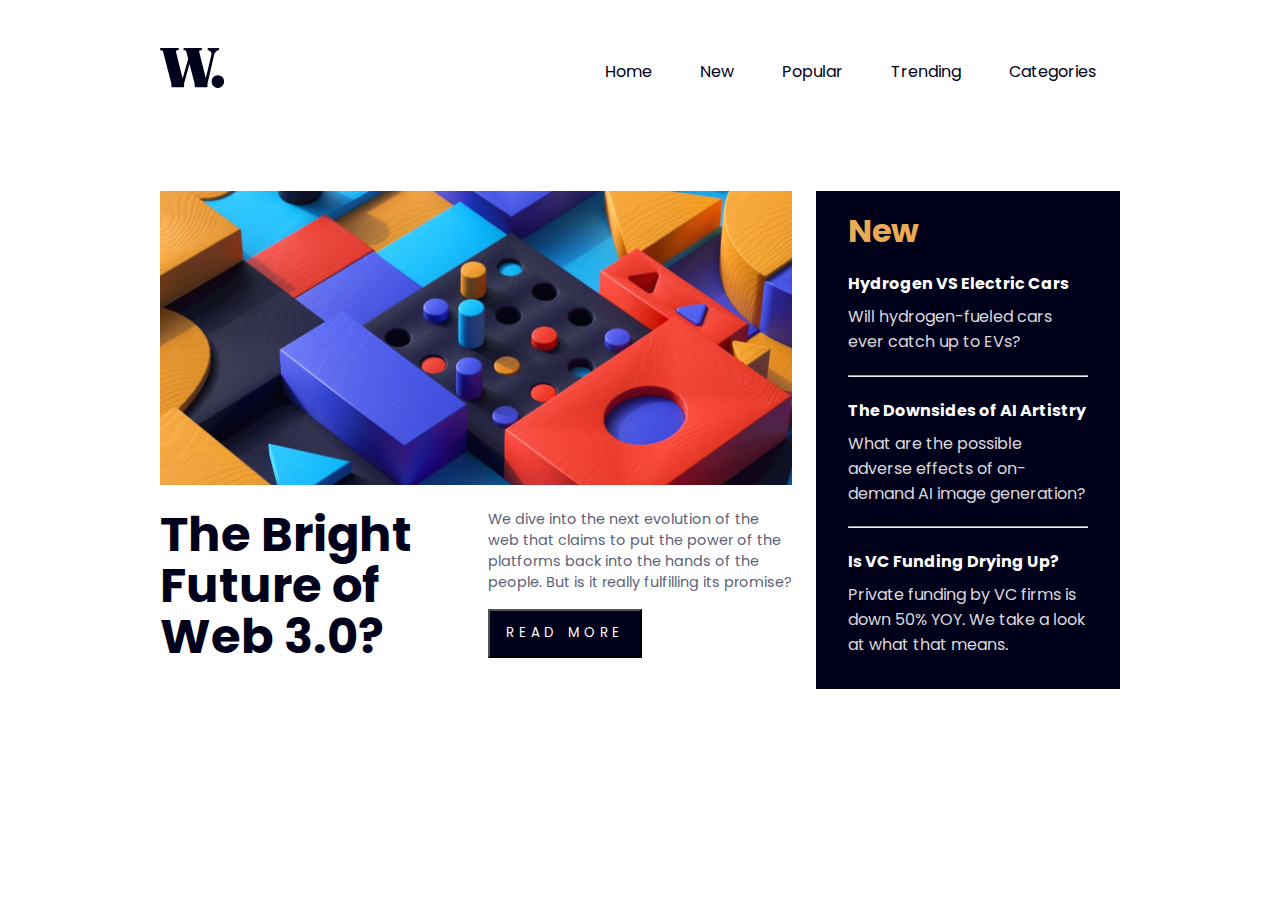
<file: index.html>
<!DOCTYPE html>
<html lang="en">
  <head>
    <meta charset="UTF-8" />
    <meta http-equiv="X-UA-Compatible" content="IE=edge" />
    <meta name="viewport" content="width=device-width, initial-scale=1.0" />
    <title>Document</title>
    <link rel="stylesheet" href="styles.css" />
  </head>
  <body>
    <nav class="navbar">
      <div class="logo"><img src="assets/images/logo.svg" alt="logo" /></div>
      <a class="toggle-button" href="#">
        <span class="bar"></span>
        <span class="bar"></span>
        <span class="bar"></span>
      </a>
      <div class="nav-links">
        <ul>
          <li><a href="#">home</a></li>
          <li><a href="#">new</a></li>
          <li><a href="#">popular</a></li>
          <li><a href="#">trending</a></li>
          <li><a href="#">categories</a></li>
        </ul>
      </div>
    </nav>

    <section class="main-content main-grid">
      <div class="image grid grid-col-span-2">
        <img src="assets/images/image-web-3-desktop.jpg" alt="abstract image" />
      </div>

      <div class="navy-blue-bg grid grid-col-span-2">
        <h3>New</h3>
        <article>
          <h4>Hydrogen VS Electric Cars</h4>
          <p>Will hydrogen-fueled cars ever catch up to EVs?</p>
        </article>
        <hr />
        <article>
          <h4>The Downsides of AI Artistry</h4>
          <p>
            What are the possible adverse effects of on-demand AI image
            generation?
          </p>
        </article>
        <hr />
        <article>
          <h4>Is VC Funding Drying Up?</h4>
          <p>
            Private funding by VC firms is down 50% YOY. We take a look at what
            that means.
          </p>
        </article>
      </div>

      <div class="web30 grid"><h2>The Bright Future of Web 3.0?</h2></div>

      <div class="button-p">
        <p>
          We dive into the next evolution of the web that claims to put the
          power of the platforms back into the hands of the people. But is it
          really fulfilling its promise?
        </p>
        <button>Read More</button>
      </div>
    </section>

    <script src="code.js"></script>
  </body>
</html>
</file>
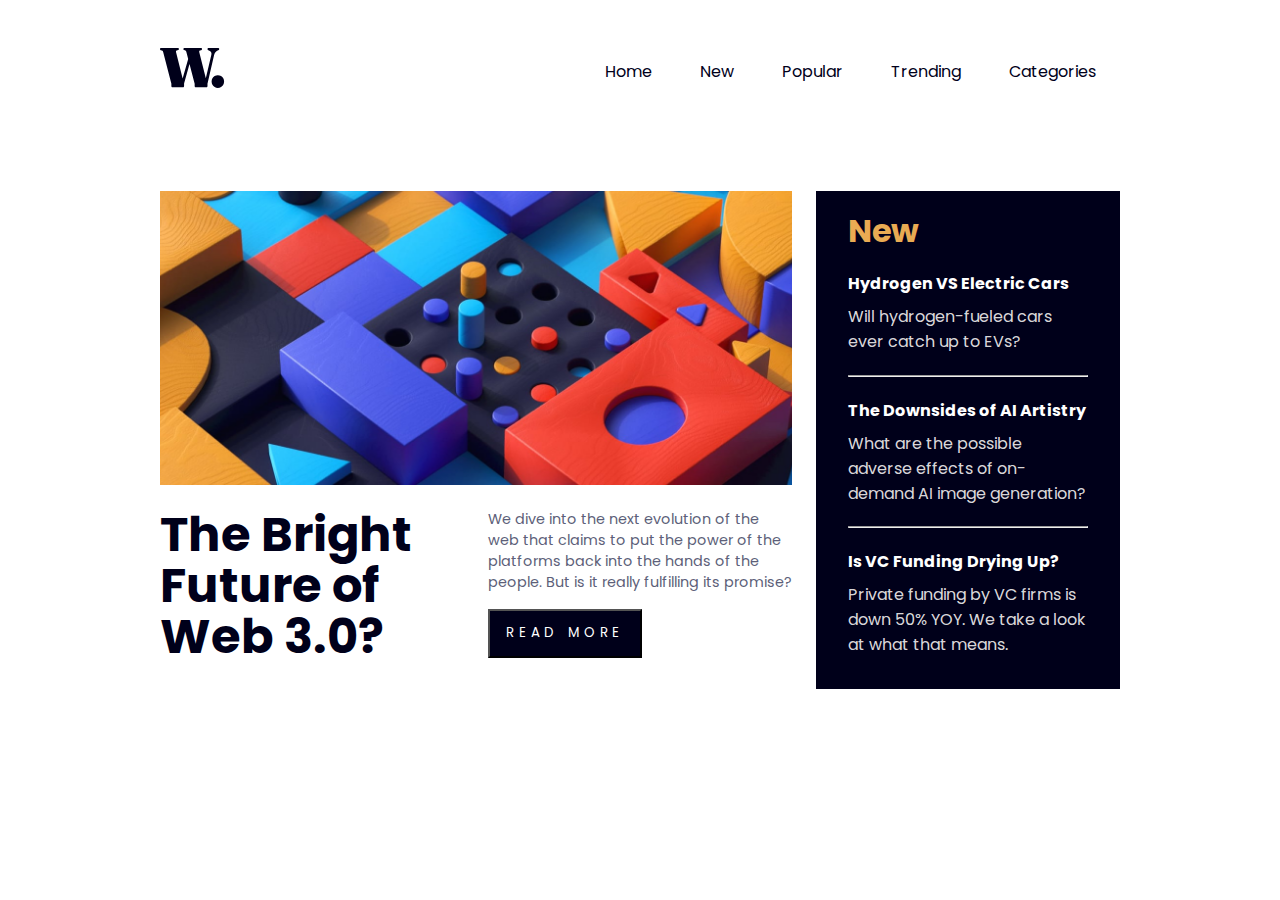
<file: solution/index.html>
<!DOCTYPE html>
<html lang="en">
  <head>
    <meta charset="UTF-8" />
    <meta http-equiv="X-UA-Compatible" content="IE=edge" />
    <meta name="viewport" content="width=device-width, initial-scale=1.0" />
    <title>Document</title>
    <link rel="stylesheet" href="styles.css" />
  </head>
  <body>
    <nav class="navbar">
      <div class="logo"><img src="/assets/images/logo.svg" alt="logo" /></div>
      <a class="toggle-button" href="#">
        <span class="bar"></span>
        <span class="bar"></span>
        <span class="bar"></span>
      </a>
      <div class="nav-links">
        <ul>
          <li><a href="#">home</a></li>
          <li><a href="#">new</a></li>
          <li><a href="#">popular</a></li>
          <li><a href="#">trending</a></li>
          <li><a href="#">categories</a></li>
        </ul>
      </div>
    </nav>

    <section class="main-content main-grid">
      <div class="image grid grid-col-span-2">
        <img
          src="/assets/images/image-web-3-desktop.jpg"
          alt="abstract image"
        />
      </div>

      <div class="navy-blue-bg grid grid-col-span-2">
        <h3>New</h3>
        <article>
          <h4>Hydrogen VS Electric Cars</h4>
          <p>Will hydrogen-fueled cars ever catch up to EVs?</p>
        </article>
        <hr />
        <article>
          <h4>The Downsides of AI Artistry</h4>
          <p>
            What are the possible adverse effects of on-demand AI image
            generation?
          </p>
        </article>
        <hr />
        <article>
          <h4>Is VC Funding Drying Up?</h4>
          <p>
            Private funding by VC firms is down 50% YOY. We take a look at what
            that means.
          </p>
        </article>
      </div>

      <div class="web30 grid"><h2>The Bright Future of Web 3.0?</h2></div>

      <div class="button-p">
        <p>
          We dive into the next evolution of the web that claims to put the
          power of the platforms back into the hands of the people. But is it
          really fulfilling its promise?
        </p>
        <button>Read More</button>
      </div>
    </section>

    <script src="code.js"></script>
  </body>
</html>
</file>
<file: styles.css>
@import url('https://fonts.googleapis.com/css2?family=Poppins:wght@400;600&display=swap');
*{
    box-sizing: border-box;
    margin: 0;
    padding: 0;
    list-style-type: none;
    text-decoration: none;
    /* color: black; */
    font-family: 'Poppins', sans-serif;
}
.navbar{
    display: flex;
    justify-content: space-between;
    align-items: center;
    padding: 3rem 10rem;
}
.nav-links ul{
    display: flex;
}
.nav-links li a{
    padding: 1.5rem;
    text-transform: capitalize;
    color: hsl(240, 100%, 5%);
}
.nav-links li a:hover{
    color: hsl(5, 85%, 63%);
    transition: .1s;
}
.toggle-button{
    position: absolute;
    display: none;
    /* top: 3.5rem; */
    right: 2rem;
    justify-content: space-between;
    flex-direction: column;
    height: 30px;
    width: 60px;
}
.toggle-button .bar{
    height: 4px;
    width: 100%;
    background-color: black;
}
@media (max-width: 710px){
    .toggle-button{
        display: flex;
    }
    .navbar{
        padding: 2rem 2rem;
        flex-direction: column;
        align-items: flex-start;
    }
    .nav-links ul{
        flex-direction: column;
        width: 100%;
    }
    .nav-links{
        display: none;
        width: 100%;
    }
    .nav-links li{
        text-align: center;
        margin-top: 3rem;
    }
    .nav-links.active{
        display: flex;
    }

}
section.main-grid{
    display: grid;
    gap: 1.5rem;
    grid-template-columns: repeat(3, 1fr);
    padding: 3rem 10rem;
}
div img{
    width: 100%;
    height: 100%;
    overflow: hidden;
    object-fit: cover;
}
.grid-col-span-2{
    grid-column: span 2;
}
div.navy-blue-bg{
    /* background-color: navy; */
    grid-column-start: 3;
    grid-row-start: 1;
    grid-row-end: 3;
    background-color: hsl(240, 100%, 5%);
    color: white;
    padding: 1rem 2rem;
}
/* }
div.navy-blue-bg{
    background-color: hsl(240, 100%, 5%);
    color: white;
    padding: 1rem 2rem;
} */
h3{
    font-size: 3.2em;
    color: hsl(35, 77%, 62%);
    /* padding-top: 1rem;
    padding-bottom: 1rem; */
}
h4{
    font-size: 1.2rem;
    padding-bottom: 0.5rem;
}
h4:hover{
    color: hsl(35, 77%, 62%);
}
div.navy-blue-bg article{
    padding-top: 1rem;
    padding-bottom: 1rem;
}
p{
    color: hsla(36, 100%, 99%, 0.87);
}
div.web30{
    font-size: 2rem;
    color: hsl(240, 100%, 5%);
    font-weight: 600;
    line-height: 3.2rem;
}
div.button-p p{
    color: hsl(236, 13%, 42%);
    font-size: .9rem;
}
div.button-p button{
    background-color: hsl(240, 100%, 5%);
    color: white;
    padding: .8rem 1rem;
    text-transform: uppercase;
    letter-spacing: .3rem;
    margin-top: 1rem;
}
hr{
    margin: 1rem 0;
    color: hsla(36, 100%, 99%, 0.87);
    background-color: hsla(36, 100%, 99%, 0.87);
}
@media (max-width:1325px){
    hr{
        margin: .3rem 0;
    }
    h3{
        font-size: 2em;
    }
    h4{
        font-size: 1rem;
    }
}
@media (max-width:1145px){
    p{
        font-size: .8rem;
    }
    div.navy-blue-bg{
    padding: 0.7rem 1rem  ;}
    
}
@media (max-width:910px){
    hr{
        margin: .1rem 0;
        display: none;
    }
}
@media (max-width: 710px){
    section.main-grid{
        display: grid;
        gap: 1.5rem;
        grid-template-columns: repeat(1, 1fr);
        padding: 3rem 2rem;
    }
    .grid-col-span-2{
        grid-column: span 1;
    }
    div.navy-blue-bg{
        grid-column-start: 1;
        grid-row-start: 2;
        grid-row-end: 3;
    }
}
</file>
<file: solution/styles.css>
@import url('https://fonts.googleapis.com/css2?family=Poppins:wght@400;600&display=swap');
*{
    box-sizing: border-box;
    margin: 0;
    padding: 0;
    list-style-type: none;
    text-decoration: none;
    /* color: black; */
    font-family: 'Poppins', sans-serif;
}
.navbar{
    display: flex;
    justify-content: space-between;
    align-items: center;
    padding: 3rem 10rem;
}
.nav-links ul{
    display: flex;
}
.nav-links li a{
    padding: 1.5rem;
    text-transform: capitalize;
    color: hsl(240, 100%, 5%);
}
.nav-links li a:hover{
    color: hsl(5, 85%, 63%);
    transition: .1s;
}
.toggle-button{
    position: absolute;
    display: none;
    /* top: 3.5rem; */
    right: 2rem;
    justify-content: space-between;
    flex-direction: column;
    height: 30px;
    width: 60px;
}
.toggle-button .bar{
    height: 4px;
    width: 100%;
    background-color: black;
}
@media (max-width: 710px){
    .toggle-button{
        display: flex;
    }
    .navbar{
        padding: 2rem 2rem;
        flex-direction: column;
        align-items: flex-start;
    }
    .nav-links ul{
        flex-direction: column;
        width: 100%;
    }
    .nav-links{
        display: none;
        width: 100%;
    }
    .nav-links li{
        text-align: center;
        margin-top: 3rem;
    }
    .nav-links.active{
        display: flex;
    }

}
section.main-grid{
    display: grid;
    gap: 1.5rem;
    grid-template-columns: repeat(3, 1fr);
    padding: 3rem 10rem;
}
div img{
    width: 100%;
    height: 100%;
    overflow: hidden;
    object-fit: cover;
}
.grid-col-span-2{
    grid-column: span 2;
}
div.navy-blue-bg{
    /* background-color: navy; */
    grid-column-start: 3;
    grid-row-start: 1;
    grid-row-end: 3;
    background-color: hsl(240, 100%, 5%);
    color: white;
    padding: 1rem 2rem;
}
/* }
div.navy-blue-bg{
    background-color: hsl(240, 100%, 5%);
    color: white;
    padding: 1rem 2rem;
} */
h3{
    font-size: 3.2em;
    color: hsl(35, 77%, 62%);
    /* padding-top: 1rem;
    padding-bottom: 1rem; */
}
h4{
    font-size: 1.2rem;
    padding-bottom: 0.5rem;
}
h4:hover{
    color: hsl(35, 77%, 62%);
}
div.navy-blue-bg article{
    padding-top: 1rem;
    padding-bottom: 1rem;
}
p{
    color: hsla(36, 100%, 99%, 0.87);
}
div.web30{
    font-size: 2rem;
    color: hsl(240, 100%, 5%);
    font-weight: 600;
    line-height: 3.2rem;
}
div.button-p p{
    color: hsl(236, 13%, 42%);
    font-size: .9rem;
}
div.button-p button{
    background-color: hsl(240, 100%, 5%);
    color: white;
    padding: .8rem 1rem;
    text-transform: uppercase;
    letter-spacing: .3rem;
    margin-top: 1rem;
}
hr{
    margin: 1rem 0;
    color: hsla(36, 100%, 99%, 0.87);
    background-color: hsla(36, 100%, 99%, 0.87);
}
@media (max-width:1325px){
    hr{
        margin: .3rem 0;
    }
    h3{
        font-size: 2em;
    }
    h4{
        font-size: 1rem;
    }
}
@media (max-width:1145px){
    p{
        font-size: .8rem;
    }
    div.navy-blue-bg{
    padding: 0.7rem 1rem  ;}
    
}
@media (max-width:910px){
    hr{
        margin: .1rem 0;
        display: none;
    }
}
@media (max-width: 710px){
    section.main-grid{
        display: grid;
        gap: 1.5rem;
        grid-template-columns: repeat(1, 1fr);
        padding: 3rem 2rem;
    }
    .grid-col-span-2{
        grid-column: span 1;
    }
    div.navy-blue-bg{
        grid-column-start: 1;
        grid-row-start: 2;
        grid-row-end: 3;
    }
}
</file>
